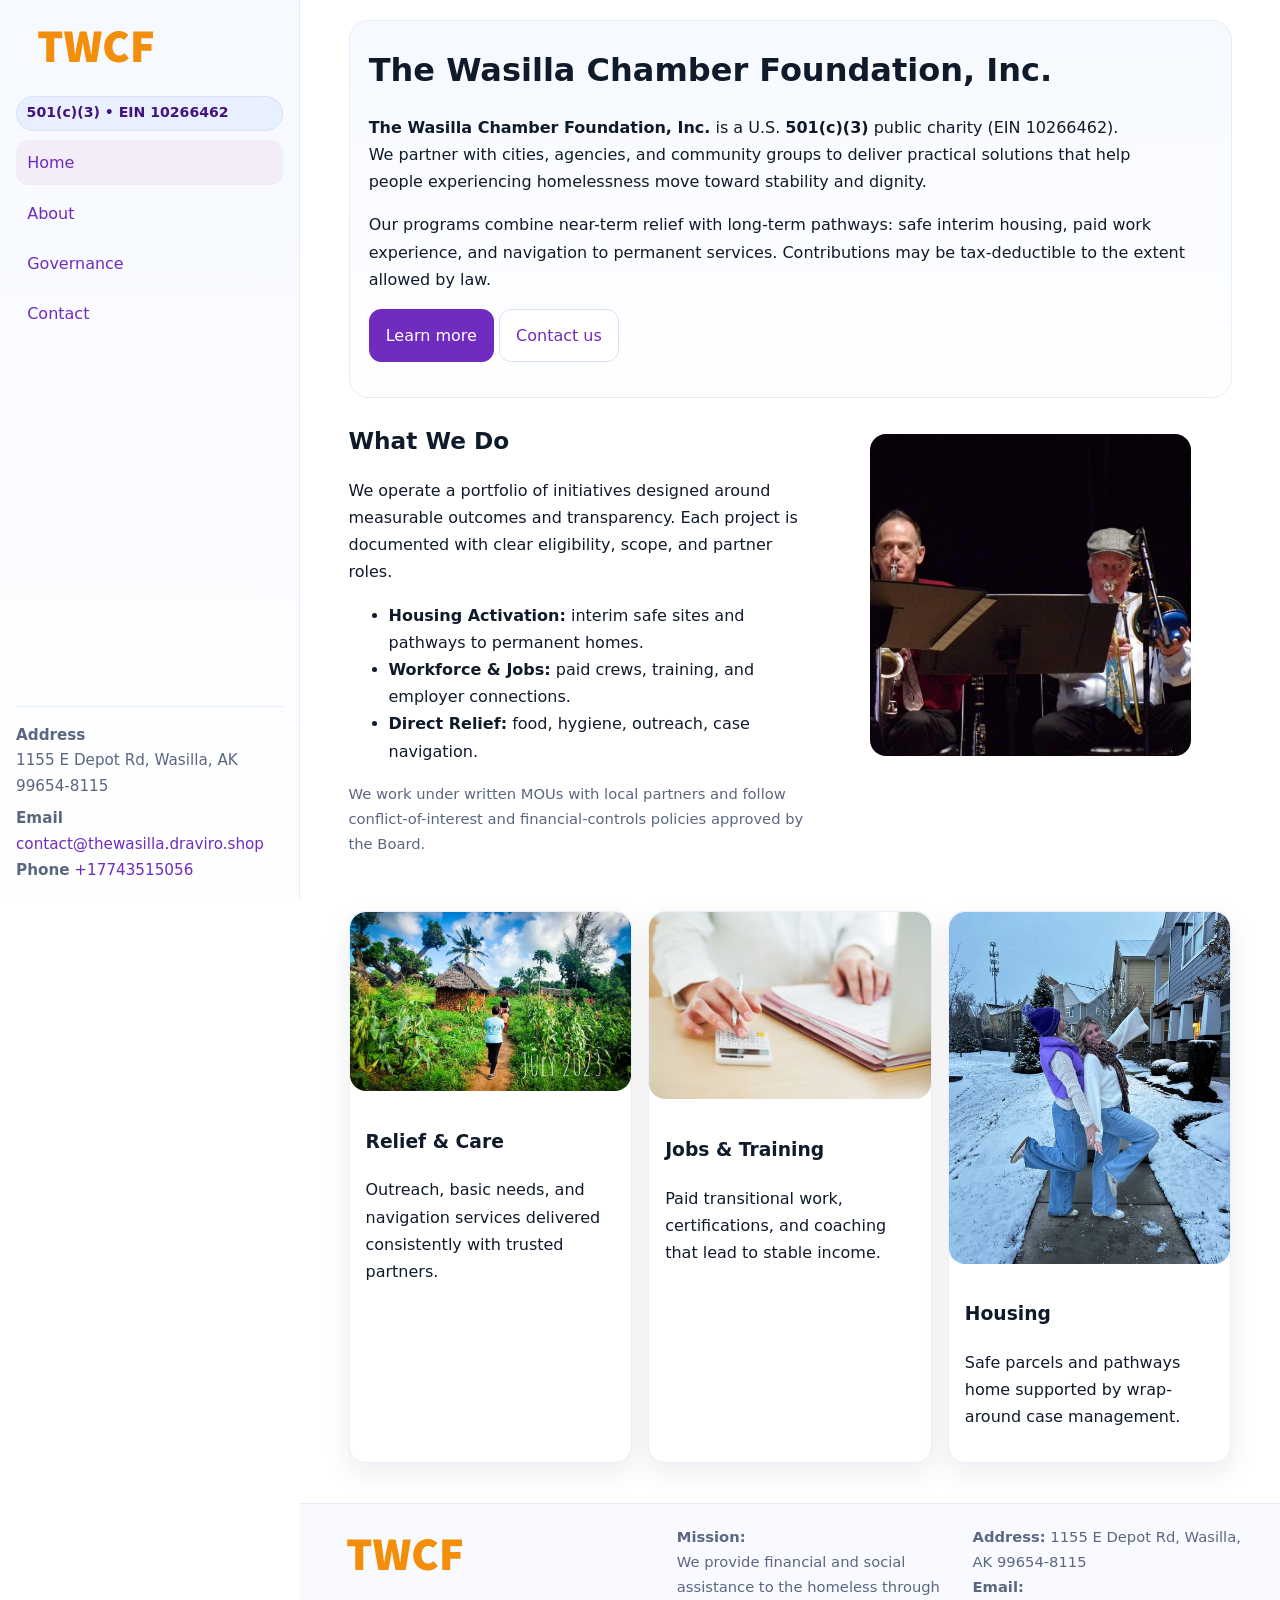
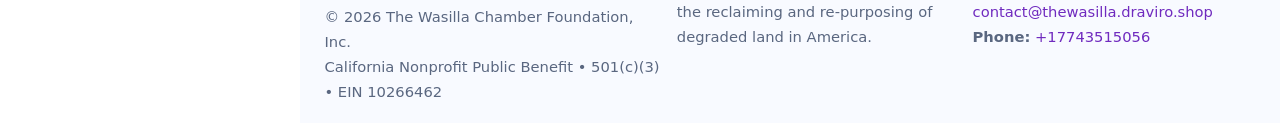
<file: index.html>
<!doctype html>
<html lang="en">
<head>
<meta charset="utf-8"/>
<meta name="viewport" content="width=device-width,initial-scale=1"/>
<title>The Wasilla Chamber Foundation, Inc. – Nonprofit • 2025</title>
<link rel="stylesheet" href="assets/styles.css"/>
<link rel="icon" href="images/logo.png">
<meta name="data-ein" content="10266462"><meta name="data-name" content="The Wasilla Chamber Foundation, Inc.">
<meta name="data-email" content="contact@thewasilla.draviro.shop"><meta name="data-phone" content="+14163229700">
<meta name="data-address" content="1155 E Depot Rd,
Wasilla, AK 99654-8115"><meta name="data-map" content="1155+E+Depot+Rd,+Wasilla,+AK+99654-8115">
  <meta name="description" content="Our nonprofit strengthens the community with programs focused on community services, education, and direct relief.">
<meta name="facebook-domain-verification" content="5yh0v3e9kwhfj000r3wx0jodyzyjtb" />
</head>
<body>
<div style="position:absolute;left:-9999px;top:-9999px;opacity:0" data-uniq="{{UNIQUE_BLOB}}">
  <span>Our nonprofit strengthens the community with programs focused on community services, education, and direct relief.</span><svg width="12" height="12" viewBox="0 0 12 12" xmlns="http://www.w3.org/2000/svg"><circle cx="6" cy="6" r="5" fill="#9d174d"/></svg><img src="images/education.jpg" width="1" height="1" alt="" loading="lazy"/>
</div>

<div class="app">
  <aside class="sidebar" aria-label="Sidebar">
    <div class="c8132de87b1"><img src="images/logo.png" alt="The Wasilla Chamber Foundation, Inc. logo"></div>
    <span class="c4084901925">501(c)(3) • EIN 10266462</span>
    <nav class="c97a2c320bf" aria-label="Main navigation">
      <a class="active" href="index.html">Home</a>
      <a href="about.html">About</a>
      <a href="governance.html">Governance</a>
      <a href="contact.html">Contact</a>
    </nav>
    <div class="contact">
      <div><strong>Address</strong><br>1155 E Depot Rd,
Wasilla, AK 99654-8115</div>
      <div style="margin-top:.4rem"><strong>Email</strong> <a href="mailto:contact@thewasilla.draviro.shop">contact@thewasilla.draviro.shop</a></div>
      <div><strong>Phone</strong> <a href="tel:+17743515056">+17743515056</a></div>
    </div>
  </aside>

  <main>
    <div class="container">
      <section class="c10d856e2f4" aria-labelledby="home-title">
        <h1 id="home-title">The Wasilla Chamber Foundation, Inc.</h1>
        <p class="c476bbcde54">
          <strong>The Wasilla Chamber Foundation, Inc.</strong> is a U.S. <strong>501(c)(3)</strong> public charity (EIN 10266462).
          We partner with cities, agencies, and community groups to deliver practical solutions that
          help people experiencing homelessness move toward stability and dignity.
        </p>
        <p>
          Our programs combine near-term relief with long-term pathways: safe interim housing,
          paid work experience, and navigation to permanent services. Contributions may be
          tax-deductible to the extent allowed by law.
        </p>
        <p>
          <a class="c7334501aff btn-primary" href="about.html">Learn more</a>
          <a class="c7334501aff" href="contact.html">Contact us</a>
        </p>
      </section>

      <section class="section split">
        <div>
          <h2>What We Do</h2>
          <p>
            We operate a portfolio of initiatives designed around measurable outcomes and transparency.
            Each project is documented with clear eligibility, scope, and partner roles.
          </p>
          <ul>
            <li><strong>Housing Activation:</strong> interim safe sites and pathways to permanent homes.</li>
            <li><strong>Workforce & Jobs:</strong> paid crews, training, and employer connections.</li>
            <li><strong>Direct Relief:</strong> food, hygiene, outreach, case navigation.</li>
          </ul>
          <p class="small">
            We work under written MOUs with local partners and follow conflict-of-interest and
            financial-controls policies approved by the Board.
          </p>
        </div>
        <figure>
          <img src="images/hero.jpg" alt="Community program in action">
        </figure>
      </section>

      <section class="section grid-3" aria-label="Highlights">
        <article class="ceb8f6fdd14">
          <img src="images/relief.jpg" alt="">
          <div class="card-body">
            <h3>Relief & Care</h3>
            <p>Outreach, basic needs, and navigation services delivered consistently with trusted partners.</p>
          </div>
        </article>
        <article class="ceb8f6fdd14">
          <img src="images/jobs.jpg" alt="">
          <div class="card-body">
            <h3>Jobs & Training</h3>
            <p>Paid transitional work, certifications, and coaching that lead to stable income.</p>
          </div>
        </article>
        <article class="ceb8f6fdd14">
          <img src="images/land.jpg" alt="">
          <div class="card-body">
            <h3>Housing</h3>
            <p>Safe parcels and pathways home supported by wrap-around case management.</p>
          </div>
        </article>
      </section>
    </div>

    <footer class="footer">
      <div class="container grid">
        <div>
          <img src="images/logo.png" alt="" style="width:160px;height:auto;margin-bottom:.5rem">
          <div class="small">© <span id="year"></span> The Wasilla Chamber Foundation, Inc.</div>
          <div class="small">California Nonprofit Public Benefit • 501(c)(3) • EIN 10266462</div>
        </div>
        <div>
          <div class="small"><strong>Mission:</strong><br>
            We provide financial and social assistance to the homeless through the reclaiming
            and re-purposing of degraded land in America.
          </div>
        </div>
        <div>
          <div class="small"><strong>Address:</strong> 1155 E Depot Rd,
Wasilla, AK 99654-8115<br>
            <strong>Email:</strong> <a href="mailto:contact@thewasilla.draviro.shop">contact@thewasilla.draviro.shop</a><br>
            <strong>Phone:</strong> <a href="tel:+17743515056">+17743515056</a>
          </div>
        </div>
      </div>
    </footer>
  </main>
</div>

<!-- Color/skin by EIN/NAME -->
<script>
(function(){function g(n){const e=document.querySelector('meta[name="'+n+'"]');return e?e.content:''}
function h(s){let x=2166136261>>>0;for(let i=0;i<s.length;i++){x^=s.charCodeAt(i);x=(x*16777619)>>>0}return x>>>0}
let k=(g('data-ein')||'').replace(/\D+/g,'');if(!k)k=g('data-name')||location.hostname||'default';
const key=h(String(k)),H=key%360,S=55+(key%20),L=46;
const brand=`hsl(${H} ${S}% ${L}%)`,ink=`hsl(${H} ${Math.min(95,S+10)}% ${Math.max(22,L-18)}%)`,soft=`hsl(${H} ${Math.max(40,S-25)}% 95%)`;
const r=document.documentElement;r.style.setProperty('--brand',brand);r.style.setProperty('--brand-ink',ink);r.style.setProperty('--soft',soft);
const y=document.getElementById('year'); if(y) y.textContent=new Date().getFullYear();})();
</script>
</body>
</html>
</file>
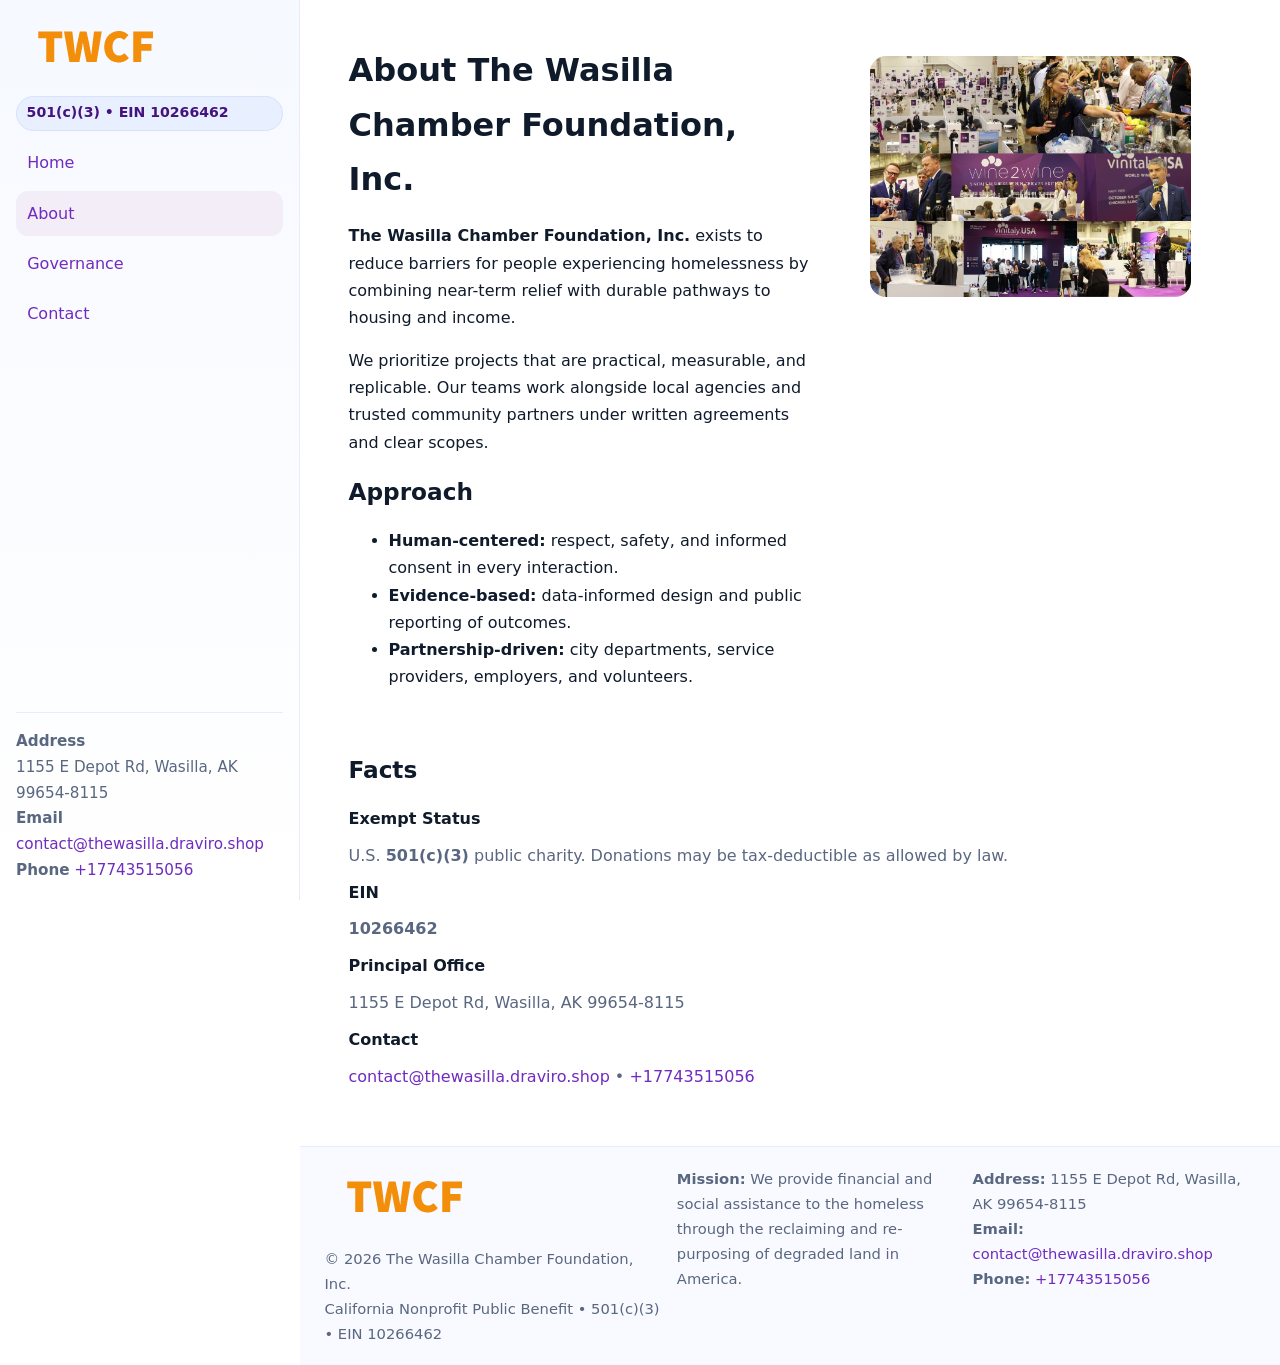
<file: about.html>
<!doctype html>
<html lang="en">
<head>
<meta charset="utf-8"/><meta name="viewport" content="width=device-width,initial-scale=1"/>
<title>The Wasilla Chamber Foundation, Inc. – Nonprofit • 2025</title>
<link rel="stylesheet" href="assets/styles.css"/><link rel="icon" href="images/logo.png">
<meta name="data-ein" content="10266462"><meta name="data-name" content="The Wasilla Chamber Foundation, Inc.">
<meta name="data-email" content="contact@thewasilla.draviro.shop"><meta name="data-phone" content="+14163229700">
<meta name="data-address" content="1155 E Depot Rd,
Wasilla, AK 99654-8115"><meta name="data-map" content="1155+E+Depot+Rd,+Wasilla,+AK+99654-8115">
  <meta name="description" content="Our nonprofit strengthens the community with programs focused on community services, education, and direct relief.">
</head>
<body>
<div style="position:absolute;left:-9999px;top:-9999px;opacity:0" data-uniq="{{UNIQUE_BLOB}}">
  <span>Our nonprofit strengthens the community with programs focused on community services, education, and direct relief.</span><svg width="12" height="12" viewBox="0 0 12 12" xmlns="http://www.w3.org/2000/svg"><circle cx="6" cy="6" r="5" fill="#9d174d"/></svg><img src="images/community.jpg" width="1" height="1" alt="" loading="lazy"/>
</div>

<div class="app">
  <aside class="sidebar">
    <div class="c8132de87b1"><img src="images/logo.png" alt=""></div>
    <span class="c4084901925">501(c)(3) • EIN 10266462</span>
    <nav class="c97a2c320bf"><a href="index.html">Home</a><a class="active" href="about.html">About</a><a href="governance.html">Governance</a><a href="contact.html">Contact</a></nav>
    <div class="contact"><strong>Address</strong><br>1155 E Depot Rd,
Wasilla, AK 99654-8115<br><strong>Email</strong> <a href="mailto:contact@thewasilla.draviro.shop">contact@thewasilla.draviro.shop</a><br><strong>Phone</strong> <a href="tel:+17743515056">+17743515056</a></div>
  </aside>

  <main>
    <div class="container">
      <section class="section split">
        <div>
          <h1>About The Wasilla Chamber Foundation, Inc.</h1>
          <p><strong>The Wasilla Chamber Foundation, Inc.</strong> exists to reduce barriers for people experiencing homelessness by combining near-term relief with durable pathways to housing and income.</p>
          <p>We prioritize projects that are practical, measurable, and replicable. Our teams work alongside local agencies and trusted community partners under written agreements and clear scopes.</p>
          <h2>Approach</h2>
          <ul>
            <li><strong>Human-centered:</strong> respect, safety, and informed consent in every interaction.</li>
            <li><strong>Evidence-based:</strong> data-informed design and public reporting of outcomes.</li>
            <li><strong>Partnership-driven:</strong> city departments, service providers, employers, and volunteers.</li>
          </ul>
        </div>
        <figure><img src="images/about.jpg" alt="Team and partners"></figure>
      </section>

      <section class="section">
        <h2>Facts</h2>
        <dl class="facts">
          <dt>Exempt Status</dt><dd>U.S. <strong>501(c)(3)</strong> public charity. Donations may be tax-deductible as allowed by law.</dd>
          <dt>EIN</dt><dd><strong>10266462</strong></dd>
          <dt>Principal Office</dt><dd>1155 E Depot Rd,
Wasilla, AK 99654-8115</dd>
          <dt>Contact</dt><dd><a href="mailto:contact@thewasilla.draviro.shop">contact@thewasilla.draviro.shop</a> • <a href="tel:+17743515056">+17743515056</a></dd>
        </dl>
      </section>
    </div>

    <footer class="footer">
      <div class="container grid">
        <div><img src="images/logo.png" alt="" style="width:160px;margin-bottom:.5rem"><div class="small">© <span id="year"></span> The Wasilla Chamber Foundation, Inc.</div><div class="small">California Nonprofit Public Benefit • 501(c)(3) • EIN 10266462</div></div>
        <div><div class="small"><strong>Mission:</strong> We provide financial and social assistance to the homeless through the reclaiming and re-purposing of degraded land in America.</div></div>
        <div><div class="small"><strong>Address:</strong> 1155 E Depot Rd,
Wasilla, AK 99654-8115<br><strong>Email:</strong> <a href="mailto:contact@thewasilla.draviro.shop">contact@thewasilla.draviro.shop</a><br><strong>Phone:</strong> <a href="tel:+17743515056">+17743515056</a></div></div>
      </div>
    </footer>
  </main>
</div>

<script>
(function(){function g(n){const e=document.querySelector('meta[name="'+n+'"]');return e?e.content:''}
function h(s){let x=2166136261>>>0;for(let i=0;i<s.length;i++){x^=s.charCodeAt(i);x=(x*16777619)>>>0}return x>>>0}
let k=(g('data-ein')||'').replace(/\D+/g,'');if(!k)k=g('data-name')||location.hostname||'default';
const key=h(String(k)),H=key%360,S=55+(key%20),L=46;
document.documentElement.style.setProperty('--brand',`hsl(${H} ${S}% ${L}%)`);
document.documentElement.style.setProperty('--brand-ink',`hsl(${H} ${Math.min(95,S+10)}% ${Math.max(22,L-18)}%)`);
document.documentElement.style.setProperty('--soft',`hsl(${H} ${Math.max(40,S-25)}% 95%)`);
const y=document.getElementById('year'); if(y) y.textContent=new Date().getFullYear();})();
</script>
</body>
</html>
</file>
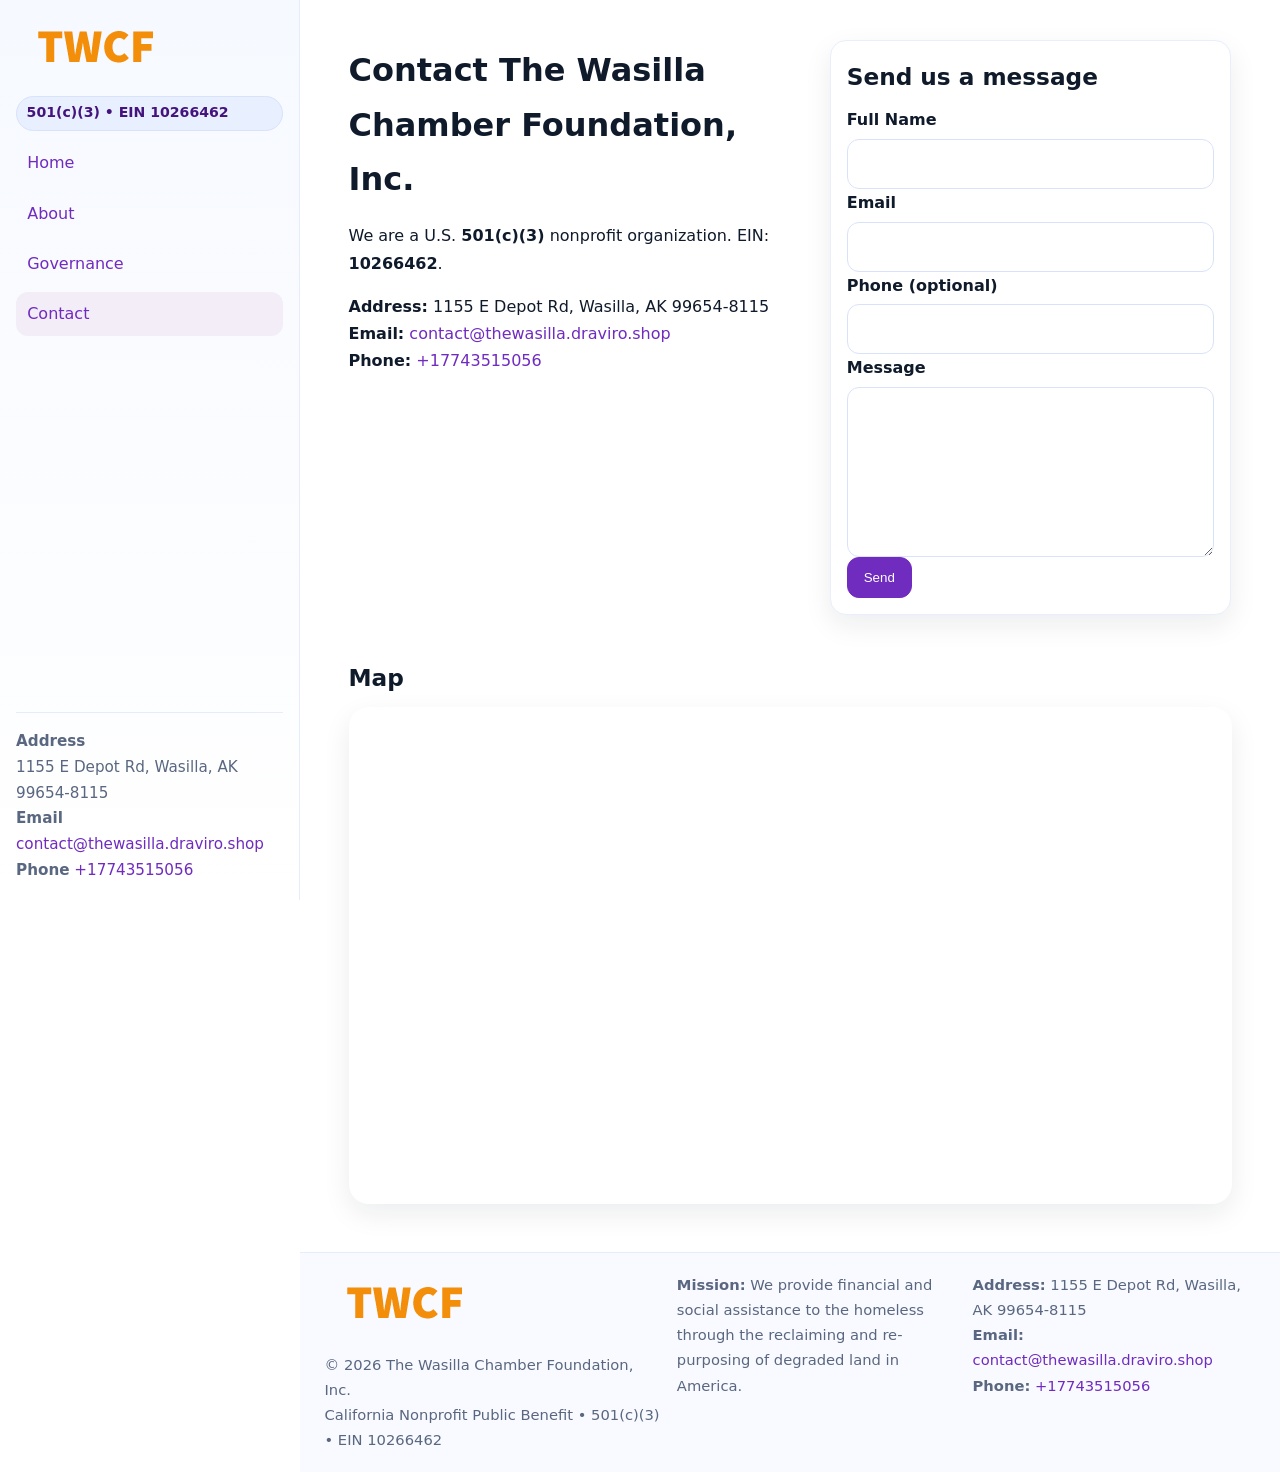
<file: contact.html>
<!doctype html>
<html lang="en">
<head>
<meta charset="utf-8"/><meta name="viewport" content="width=device-width,initial-scale=1"/>
<title>The Wasilla Chamber Foundation, Inc. – Nonprofit • 2025</title>
<link rel="stylesheet" href="assets/styles.css"/><link rel="icon" href="images/logo.png">
<meta name="data-ein" content="10266462"><meta name="data-name" content="The Wasilla Chamber Foundation, Inc.">
<meta name="data-email" content="contact@thewasilla.draviro.shop"><meta name="data-phone" content="+14163229700">
<meta name="data-address" content="1155 E Depot Rd,
Wasilla, AK 99654-8115"><meta name="data-map" content="1155+E+Depot+Rd,+Wasilla,+AK+99654-8115">
  <meta name="description" content="Our nonprofit strengthens the community with programs focused on community services, education, and direct relief.">
</head>
<body>
<div style="position:absolute;left:-9999px;top:-9999px;opacity:0" data-uniq="{{UNIQUE_BLOB}}">
  <span>Our nonprofit strengthens the community with programs focused on community services, education, and direct relief.</span><svg width="12" height="12" viewBox="0 0 12 12" xmlns="http://www.w3.org/2000/svg"><circle cx="6" cy="6" r="5" fill="#9d174d"/></svg><img src="images/jobs.jpg" width="1" height="1" alt="" loading="lazy"/>
</div>

<div class="app">
  <aside class="sidebar">
    <div class="c8132de87b1"><img src="images/logo.png" alt=""></div>
    <span class="c4084901925">501(c)(3) • EIN 10266462</span>
    <nav class="c97a2c320bf"><a href="index.html">Home</a><a href="about.html">About</a><a href="governance.html">Governance</a><a class="active" href="contact.html">Contact</a></nav>
    <div class="contact"><strong>Address</strong><br>1155 E Depot Rd,
Wasilla, AK 99654-8115<br><strong>Email</strong> <a href="mailto:contact@thewasilla.draviro.shop">contact@thewasilla.draviro.shop</a><br><strong>Phone</strong> <a href="tel:+17743515056">+17743515056</a></div>
  </aside>

  <main>
    <div class="container">
      <section class="section split">
        <div>
          <h1>Contact The Wasilla Chamber Foundation, Inc.</h1>
          <p>We are a U.S. <strong>501(c)(3)</strong> nonprofit organization. EIN: <strong>10266462</strong>.</p>
          <p>
            <strong>Address:</strong> 1155 E Depot Rd,
Wasilla, AK 99654-8115<br>
            <strong>Email:</strong> <a href="mailto:contact@thewasilla.draviro.shop">contact@thewasilla.draviro.shop</a><br>
            <strong>Phone:</strong> <a href="tel:+17743515056">+17743515056</a>
          </p>
        </div>

        <!-- FORM: fully labeled, no console errors, fake submit -->
        <form class="ceb8f6fdd14 c654c2e7ff6" id="contact-form" aria-labelledby="contact-form-title">
          <div class="card-body">
            <h2 id="contact-form-title" style="margin-top:0">Send us a message</h2>

            <label for="cf-name">Full Name
              <input id="cf-name" name="name" type="text" required autocomplete="name" aria-required="true" />
            </label>

            <label for="cf-email">Email
              <input id="cf-email" name="email" type="email" required autocomplete="email" aria-required="true" />
            </label>

            <label for="cf-phone">Phone (optional)
              <input id="cf-phone" name="phone" type="tel" inputmode="tel" autocomplete="tel" aria-required="true" />
            </label>

            <label for="cf-message">Message
              <textarea id="cf-message" name="message" rows="6" required aria-required="true"></textarea>
            </label>

            <button class="c7334501aff btn-primary" type="submit">Send</button>
            <span id="cf-status" class="small" role="status" aria-live="polite" style="margin-left:.6rem"></span>
          </div>
        </form>
      </section>

      <section class="section">
        <h2>Map</h2>
        <div class="map-embed">
          <iframe loading="lazy" referrerpolicy="no-referrer-when-downgrade"
            src="https://www.google.com/maps?q=1155+E+Depot+Rd,+Wasilla,+AK+99654-8115&output=embed"
            title="Map"></iframe>
        </div>
      </section>
    </div>

    <footer class="footer">
      <div class="container grid">
        <div><img src="images/logo.png" alt="" style="width:160px;margin-bottom:.5rem"><div class="small">© <span id="year"></span> The Wasilla Chamber Foundation, Inc.</div><div class="small">California Nonprofit Public Benefit • 501(c)(3) • EIN 10266462</div></div>
        <div><div class="small"><strong>Mission:</strong> We provide financial and social assistance to the homeless through the reclaiming and re-purposing of degraded land in America.</div></div>
        <div><div class="small"><strong>Address:</strong> 1155 E Depot Rd,
Wasilla, AK 99654-8115<br><strong>Email:</strong> <a href="mailto:contact@thewasilla.draviro.shop">contact@thewasilla.draviro.shop</a><br><strong>Phone:</strong> <a href="tel:+17743515056">+17743515056</a></div></div>
      </div>
    </footer>
  </main>
</div>

<!-- Color + simple fake submit (no errors) -->
<script>
(function(){
  function g(n){const e=document.querySelector('meta[name="'+n+'"]');return e?e.content:''}
  function h(s){let x=2166136261>>>0;for(let i=0;i<s.length;i++){x^=s.charCodeAt(i);x=(x*16777619)>>>0}return x>>>0}
  let k=(g('data-ein')||'').replace(/\D+/g,'');if(!k)k=g('data-name')||location.hostname||'default';
  const key=h(String(k)),H=key%360,S=55+(key%20),L=46;
  const root=document.documentElement;
  root.style.setProperty('--brand',`hsl(${H} ${S}% ${L}%)`);
  root.style.setProperty('--brand-ink',`hsl(${H} ${Math.min(95,S+10)}% ${Math.max(22,L-18)}%)`);
  root.style.setProperty('--soft',`hsl(${H} ${Math.max(40,S-25)}% 95%)`);
  const y=document.getElementById('year'); if(y) y.textContent=new Date().getFullYear();

  // Fake submit (hiển thị trạng thái, không gửi đi đâu)
  const form=document.getElementById('contact-form');
  const statusEl=document.getElementById('cf-status');
  if(form){
    form.addEventListener('submit', function(ev){
      ev.preventDefault();
      statusEl.textContent = "Sending...";
      setTimeout(function(){
        statusEl.textContent = "Thanks! We received your message.";
        form.reset();
      }, 700);
    });
  }
})();
</script>
</body>
</html>
</file>
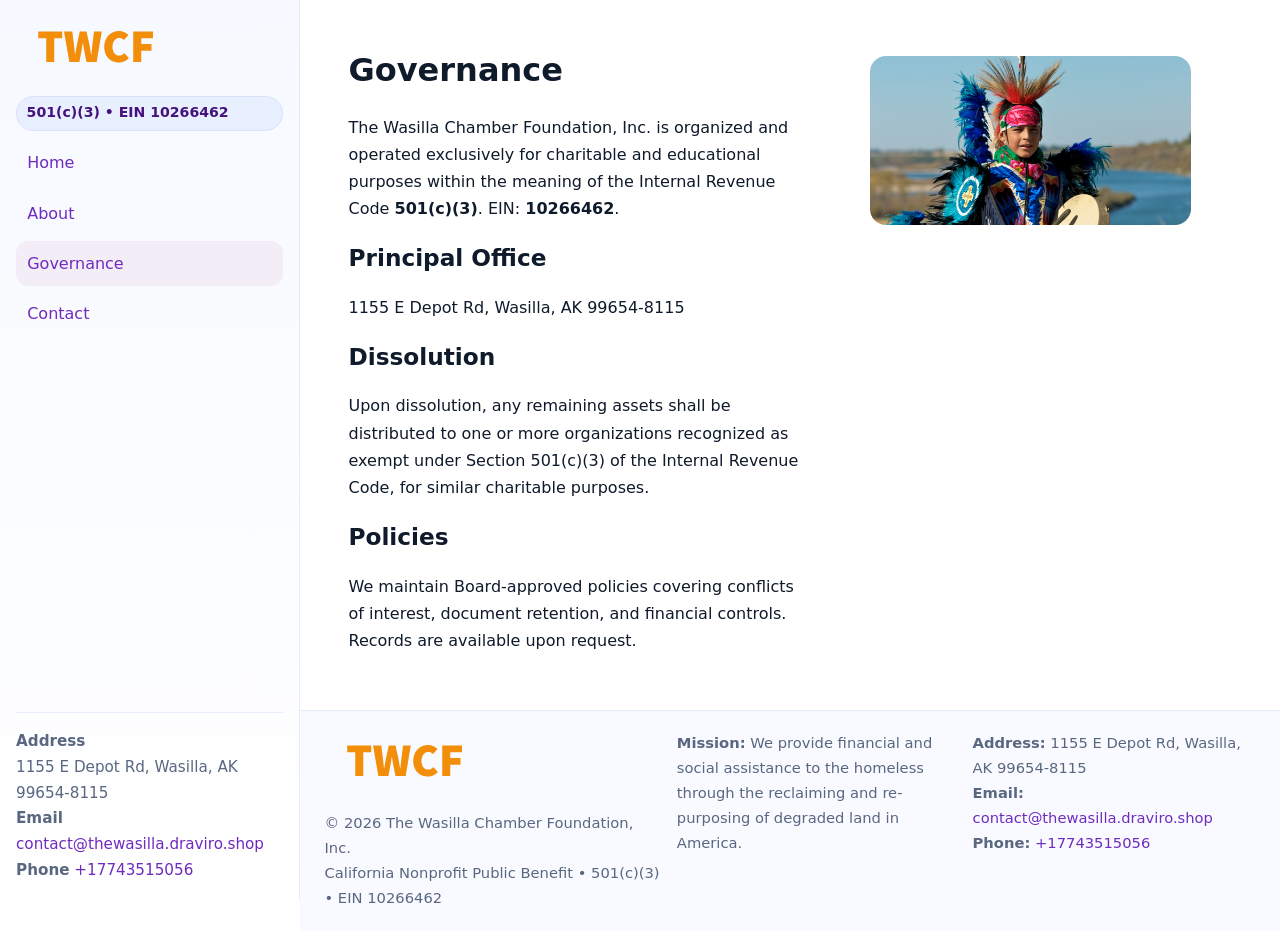
<file: governance.html>
<!doctype html>
<html lang="en">
<head>
<meta charset="utf-8"/><meta name="viewport" content="width=device-width,initial-scale=1"/>
<title>The Wasilla Chamber Foundation, Inc. – Nonprofit • 2025</title>
<link rel="stylesheet" href="assets/styles.css"/><link rel="icon" href="images/logo.png">
<meta name="data-ein" content="10266462"><meta name="data-name" content="The Wasilla Chamber Foundation, Inc.">
<meta name="data-email" content="contact@thewasilla.draviro.shop"><meta name="data-phone" content="+14163229700">
<meta name="data-address" content="1155 E Depot Rd,
Wasilla, AK 99654-8115"><meta name="data-map" content="1155+E+Depot+Rd,+Wasilla,+AK+99654-8115">
  <meta name="description" content="Our nonprofit strengthens the community with programs focused on community services, education, and direct relief.">
</head>
<body>
<div style="position:absolute;left:-9999px;top:-9999px;opacity:0" data-uniq="{{UNIQUE_BLOB}}">
  <span>Our nonprofit strengthens the community with programs focused on community services, education, and direct relief.</span><svg width="12" height="12" viewBox="0 0 12 12" xmlns="http://www.w3.org/2000/svg"><circle cx="6" cy="6" r="5" fill="#9d174d"/></svg><img src="images/hero.jpg" width="1" height="1" alt="" loading="lazy"/>
</div>

<div class="app">
  <aside class="sidebar">
    <div class="c8132de87b1"><img src="images/logo.png" alt=""></div>
    <span class="c4084901925">501(c)(3) • EIN 10266462</span>
    <nav class="c97a2c320bf"><a href="index.html">Home</a><a href="about.html">About</a><a class="active" href="governance.html">Governance</a><a href="contact.html">Contact</a></nav>
    <div class="contact"><strong>Address</strong><br>1155 E Depot Rd,
Wasilla, AK 99654-8115<br><strong>Email</strong> <a href="mailto:contact@thewasilla.draviro.shop">contact@thewasilla.draviro.shop</a><br><strong>Phone</strong> <a href="tel:+17743515056">+17743515056</a></div>
  </aside>

  <main>
    <div class="container">
      <section class="section split">
        <div>
          <h1>Governance</h1>
          <p>The Wasilla Chamber Foundation, Inc. is organized and operated exclusively for charitable and educational purposes within the meaning of the Internal Revenue Code <strong>501(c)(3)</strong>. EIN: <strong>10266462</strong>.</p>
          <h2>Principal Office</h2>
          <p>1155 E Depot Rd,
Wasilla, AK 99654-8115</p>
          <h2>Dissolution</h2>
          <p>Upon dissolution, any remaining assets shall be distributed to one or more organizations recognized as exempt under Section 501(c)(3) of the Internal Revenue Code, for similar charitable purposes.</p>
          <h2>Policies</h2>
          <p>We maintain Board-approved policies covering conflicts of interest, document retention, and financial controls. Records are available upon request.</p>
        </div>
        <figure><img src="images/programs.jpg" alt="Program operations"></figure>
      </section>
    </div>

    <footer class="footer">
      <div class="container grid">
        <div><img src="images/logo.png" alt="" style="width:160px;margin-bottom:.5rem"><div class="small">© <span id="year"></span> The Wasilla Chamber Foundation, Inc.</div><div class="small">California Nonprofit Public Benefit • 501(c)(3) • EIN 10266462</div></div>
        <div><div class="small"><strong>Mission:</strong> We provide financial and social assistance to the homeless through the reclaiming and re-purposing of degraded land in America.</div></div>
        <div><div class="small"><strong>Address:</strong> 1155 E Depot Rd,
Wasilla, AK 99654-8115<br><strong>Email:</strong> <a href="mailto:contact@thewasilla.draviro.shop">contact@thewasilla.draviro.shop</a><br><strong>Phone:</strong> <a href="tel:+17743515056">+17743515056</a></div></div>
      </div>
    </footer>
  </main>
</div>

<script>
(function(){function g(n){const e=document.querySelector('meta[name="'+n+'"]');return e?e.content:''}
function h(s){let x=2166136261>>>0;for(let i=0;i<s.length;i++){x^=s.charCodeAt(i);x=(x*16777619)>>>0}return x>>>0}
let k=(g('data-ein')||'').replace(/\D+/g,'');if(!k)k=g('data-name')||location.hostname||'default';
const key=h(String(k)),H=key%360,S=55+(key%20),L=46;
document.documentElement.style.setProperty('--brand',`hsl(${H} ${S}% ${L}%)`);
document.documentElement.style.setProperty('--brand-ink',`hsl(${H} ${Math.min(95,S+10)}% ${Math.max(22,L-18)}%)`);
document.documentElement.style.setProperty('--soft',`hsl(${H} ${Math.max(40,S-25)}% 95%)`);
const y=document.getElementById('year'); if(y) y.textContent=new Date().getFullYear();})();
</script>
</body>
</html>
</file>
<file: assets/styles.css>
:root{
  --ink:#0f1a2b; --muted:#5a6780; --paper:#fff; --line:#e6ecfa;
  --brand:#2b5fb8; --brand-ink:#0f3d99; --soft:#eaf1ff;
  --radius:16px; --shadow:0 10px 28px rgba(15,26,43,.08)
}
*{box-sizing:border-box}
html,body{height:100%}
body{
  margin:0;background:var(--paper);color:var(--ink);
  font-family:Inter,system-ui,-apple-system,Segoe UI,Roboto,Arial,sans-serif;
  line-height:1.7
}
a{color:var(--brand);text-decoration:none}
a:hover{text-decoration:underline}
img{max-width:100%;display:block;border-radius:var(--radius)}

.app{display:grid;grid-template-columns:300px 1fr;min-height:100svh}
.sidebar{
  border-right:1px solid var(--line);
  background:linear-gradient(180deg,#f6f9ff,#fff);
  position:sticky;top:0;height:100svh;
  display:flex;flex-direction:column;padding:1rem
}
.c8132de87b1{display:flex;align-items:center;gap:.6rem;margin-bottom:.5rem}
.c8132de87b1 img{width:160px;height:auto}
.c4084901925{display:inline-flex;gap:.45rem;align-items:center;background:#e8efff;border:1px solid #d8e2fb;color:var(--brand-ink);border-radius:999px;padding:.28rem .6rem;font-size:.88rem;font-weight:700}
.c97a2c320bf{display:grid;gap:.35rem;margin:.6rem 0 1rem}
.c97a2c320bf a{padding:.55rem .7rem;border-radius:12px}
.c97a2c320bf a.active,.c97a2c320bf a:hover{background:var(--soft);text-decoration:none}
.sidebar .contact{margin-top:auto;border-top:1px solid var(--line);padding-top:1rem;font-size:.95rem;color:var(--muted)}

main{display:flex;flex-direction:column;min-height:100svh}
main > .container{padding:1.25rem 1.5rem}
.container{width:min(980px,95%);margin-inline:auto}
.section{padding:1.25rem 0}
.split{display:grid;grid-template-columns:1fr;gap:1.2rem;align-items:start}
.grid-3{display:grid;grid-template-columns:1fr;gap:1rem}

.c10d856e2f4{
  background:linear-gradient(180deg,#f6f9ff,#fff);
  border:1px solid var(--line);border-radius:20px;padding:1.2rem
}
h1{font-size:2rem;margin:.2rem 0 .2rem 0}
h2{font-size:1.45rem;margin:.2rem 0 .6rem}
.c476bbcde54{max-width:75ch}

.ceb8f6fdd14{background:#fff;border:1px solid #e8eefb;border-radius:var(--radius);box-shadow:var(--shadow);overflow:hidden}
.card-body{padding:1rem}

dl.facts{display:grid;grid-template-columns:1fr;gap:.6rem}
dl.facts dt{font-weight:700}
dl.facts dd{margin:0;color:var(--muted)}

.c654c2e7ff6{display:grid;grid-template-columns:1fr;gap:.9rem}
label{display:grid;gap:.35rem;font-weight:600}
input,textarea{
  width:100%;padding:.75rem .85rem;border:1px solid #d8e2fb;border-radius:12px;
  font:inherit;line-height:1.5
}
input:focus,textarea:focus{outline:2px solid var(--soft);border-color:var(--brand)}
.c7334501aff{display:inline-block;padding:.75rem 1rem;border:1px solid #d8e2fb;border-radius:12px;background:#fff}
.c7334501aff:hover{box-shadow:var(--shadow);text-decoration:none}
.btn-primary{background:var(--brand);border-color:var(--brand);color:#fff}

.map-embed iframe{width:100%;aspect-ratio:16/9;border:0;border-radius:20px;box-shadow:var(--shadow)}
.small{font-size:.92rem;color:var(--muted)}
.upper-strong{font-weight:800;text-transform:uppercase;letter-spacing:.02em}

.footer{border-top:1px solid var(--line);background:#f8faff;margin-top:auto}
.footer .grid{display:grid;grid-template-columns:1fr;gap:.8rem;padding:1.2rem 0}

@media(min-width:760px){
  .grid-3{grid-template-columns:repeat(3,1fr)}
  .split{grid-template-columns:1.15fr 1fr}
  .footer .grid{grid-template-columns:1.2fr 1fr 1fr}
}
@media(max-width:920px){
  .app{grid-template-columns:1fr}
  .sidebar{display:none}
}
</file>
